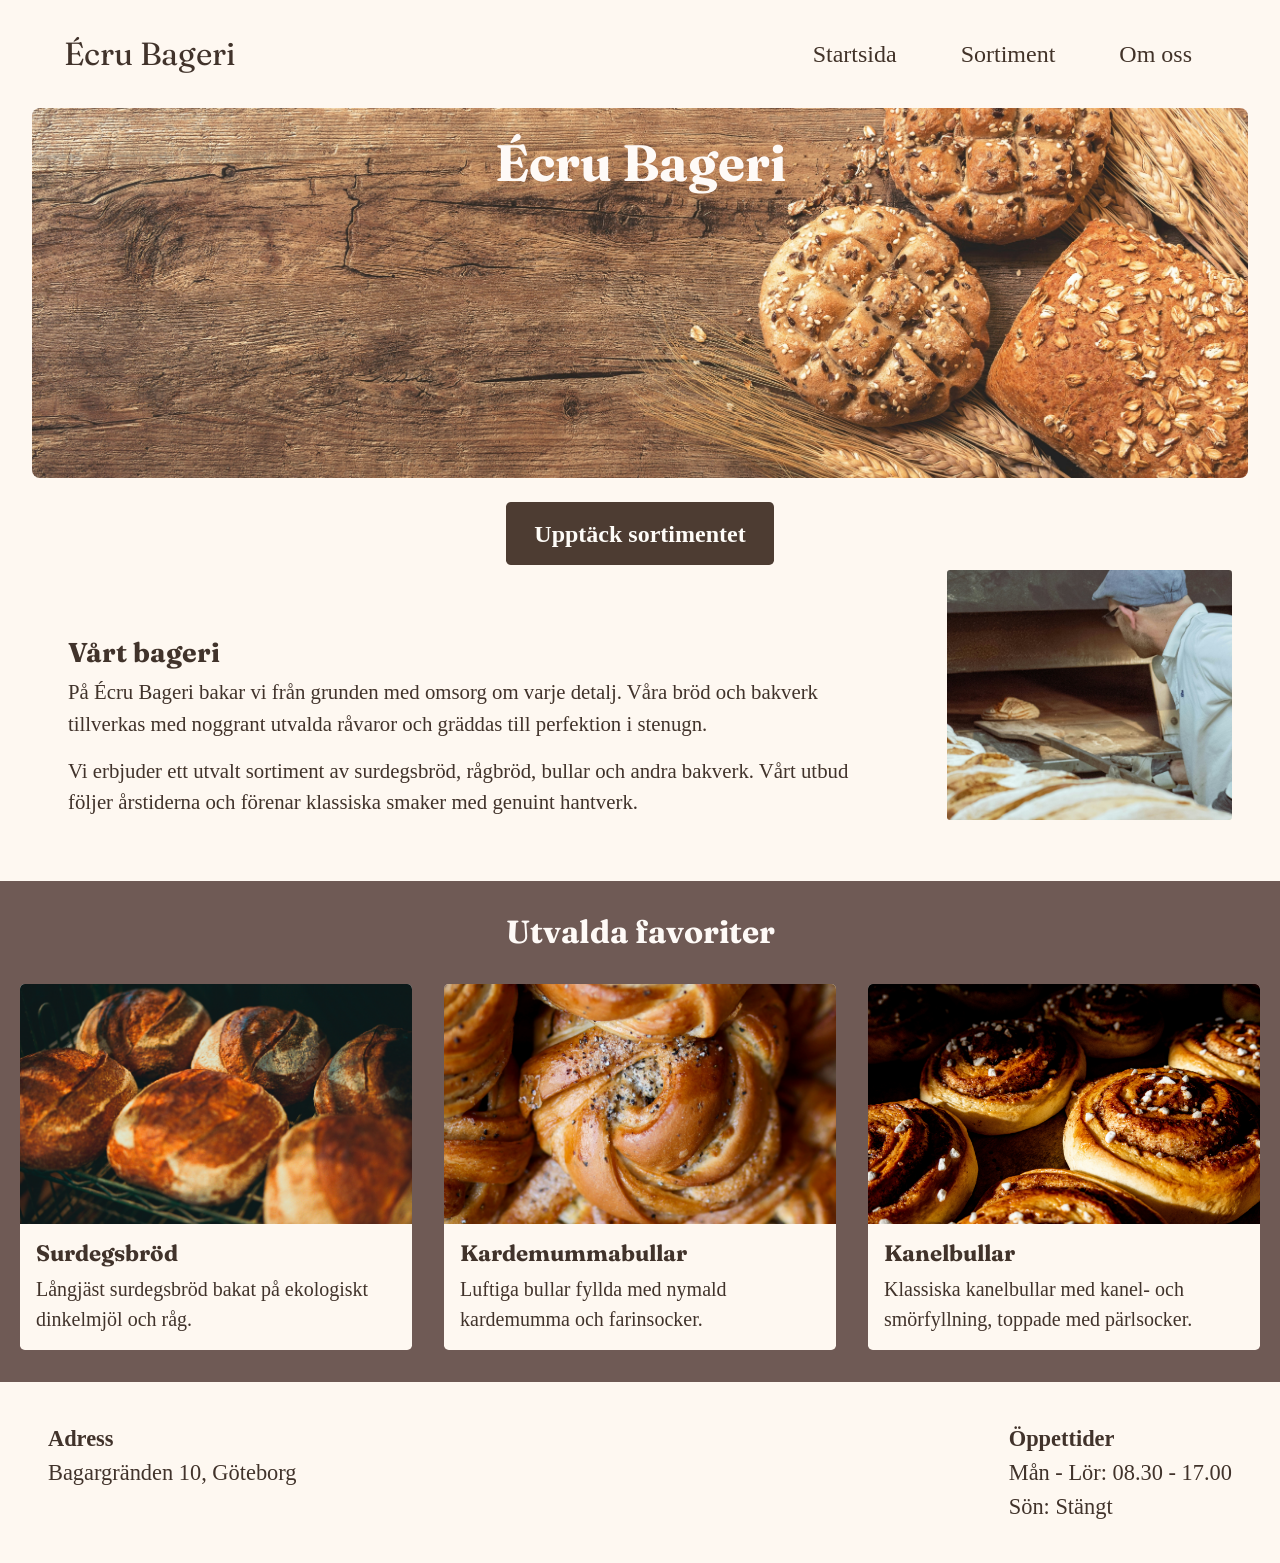
<file: index.html>
<!DOCTYPE html>
<html lang="sv">
<head>
    <meta charset="UTF-8">
    <meta name="viewport" content="width=device-width, initial-scale=1.0">
    <title>Écru Bageri | Startsida</title>
    <link rel="stylesheet" href="css/style.css">
    <link rel="stylesheet" href="https://fonts.googleapis.com/css2?family=Fraunces:wght@400;700&display=swap">
    <script src="js/main.js" defer></script>
</head>
<body>
    <header>
        <a href="index.html" class="logo">Écru Bageri</a>

        <button class="hamburger-menu"
            type="button"
            aria-label="Meny"
            aria-expanded="false">
            <span></span>
            <span></span>
            <span></span>
        </button>

        <nav class="site-nav">
            <ul>
                <li><a href="index.html">Startsida</a></li>
                <li><a href="sortiment.html">Sortiment</a></li>
                <li><a href="om-oss.html">Om oss</a></li>
            </ul>
        </nav>
    </header>

    <main> 

    <section class="hero">
        <div class="hero-image">
        <img src="images/bageri_bild.jpg" alt="Bakverk upplagda på ett bord">
            <h1>Écru Bageri</h1>
        </div>
        
            <a href="sortiment.html" class="hero-button">Upptäck sortimentet</a>
    </section>

    <section class="intro-section">
    <div class="intro-text">
        <h2>Vårt bageri</h2>
        <p>
            På Écru Bageri bakar vi från grunden med omsorg om varje detalj. Våra bröd och bakverk tillverkas med noggrant utvalda råvaror och gräddas till perfektion i stenugn.
            
        </p>
        <p>
            Vi erbjuder ett utvalt sortiment av surdegsbröd, rågbröd, bullar och andra bakverk. Vårt utbud följer årstiderna och förenar klassiska smaker med genuint hantverk.
        </p>
    </div>

    <div class="intro-image">
        <img src="images/bagare.jpg"
             alt="Bagare som knådar deg på ett bakbord">
    </div>
    </section>

    <section class="selected-products">
    <h2>Utvalda favoriter</h2>
    
    <div class="selected-product-card">
        <img src="images/surdegsbröd.jpg" alt="Surdegsbröd">
        <h3>Surdegsbröd</h3>
        <p>Långjäst surdegsbröd bakat på ekologiskt dinkelmjöl och råg.</p>
    </div>

    <div class="selected-product-card">
        <img src="images/kardemummabullar.jpg" alt="Nybakade kardemummabullar">
        <h3>Kardemummabullar</h3>
        <p>Luftiga bullar fyllda med nymald kardemumma och farinsocker.</p>
    </div>

    <div class="selected-product-card">
        <img src="images/kanelbullar.jpg" alt="Nybakade kanelbullar">
        <h3>Kanelbullar</h3>
        <p>Klassiska kanelbullar med kanel- och smörfyllning, toppade med pärlsocker.</p>
    </div>
    </section>

    </main>

    <footer class="site-footer">
        <div class="footer-left">
            <p>
            <strong>Adress</strong><br>
            Bagargränden 10, Göteborg
            </p>
        </div>

        <div class="footer-right">
            <p>
            <strong>Öppettider</strong><br>
            Mån - Lör: 08.30 - 17.00<br>
            Sön: Stängt
        </p>
        </div>
    </footer>

</body>
</html>
</file>
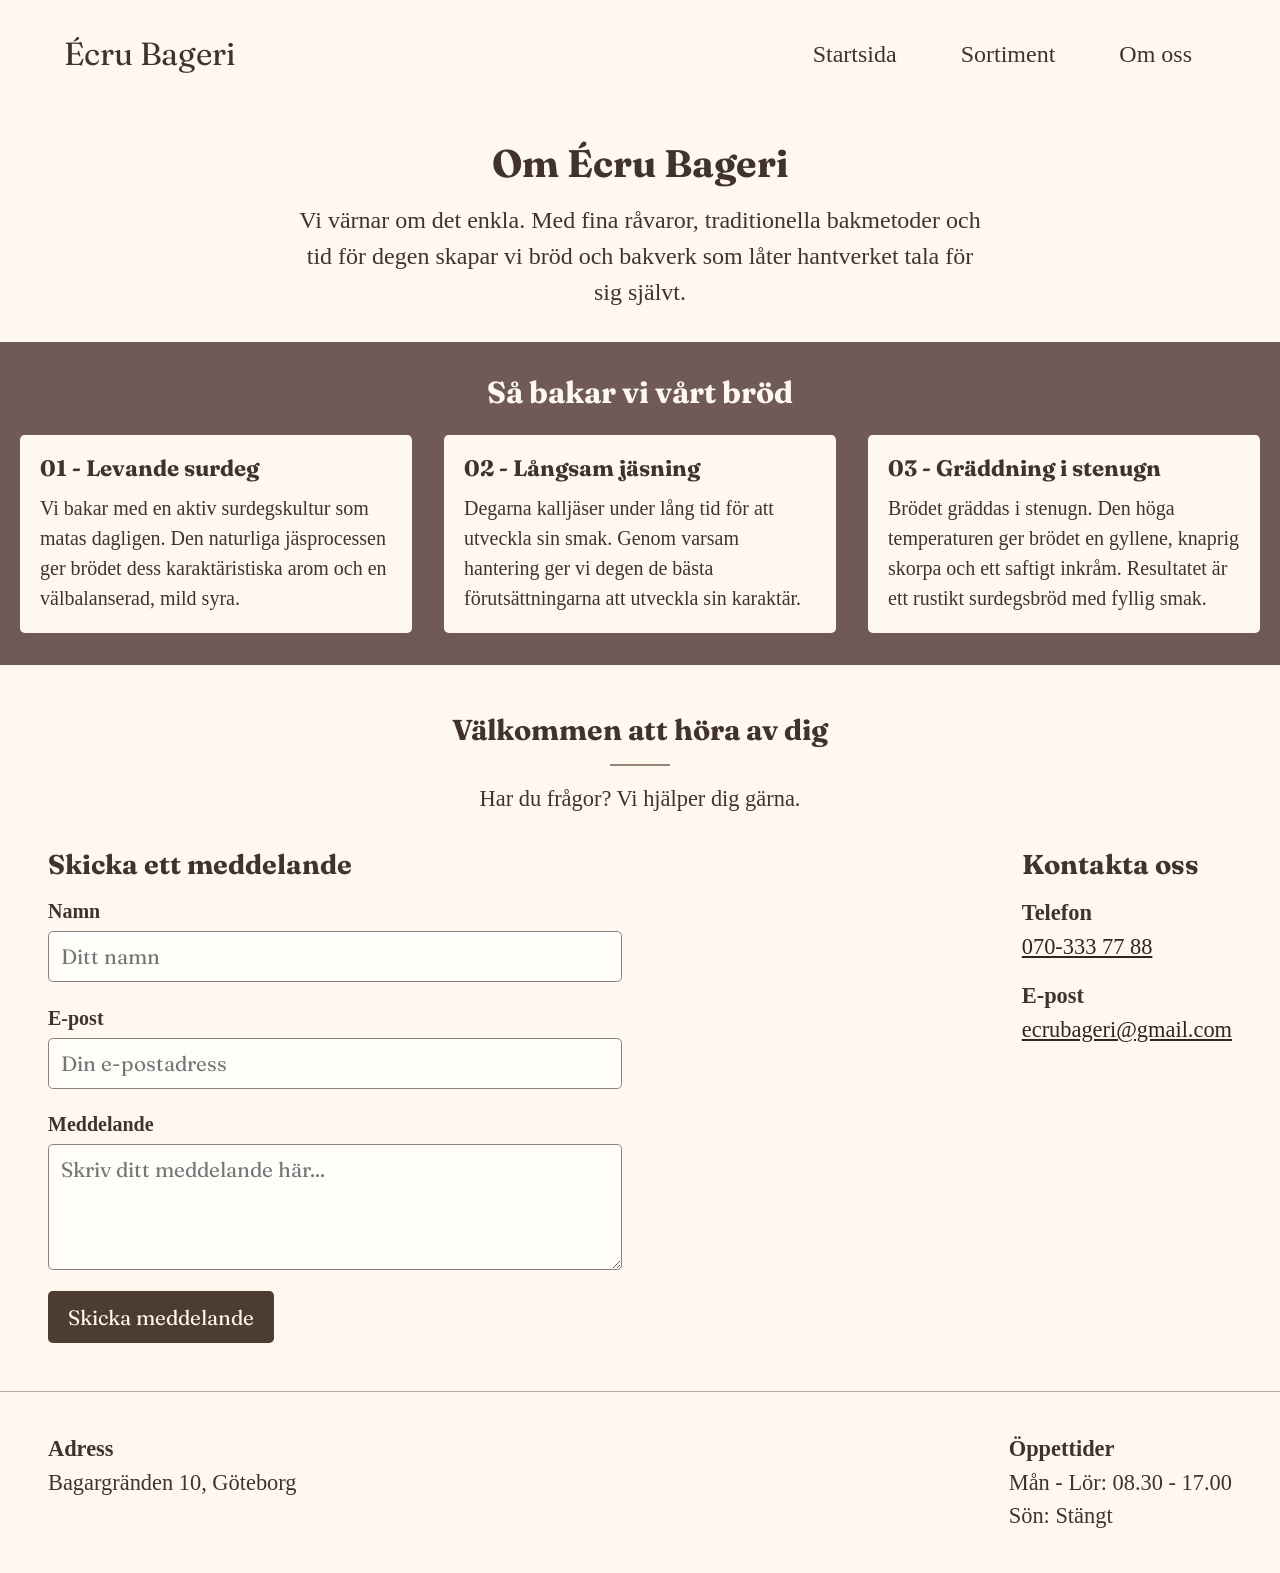
<file: om-oss.html>
<!DOCTYPE html>
<html lang="sv">
<head>
    <meta charset="UTF-8">
    <meta name="viewport" content="width=device-width, initial-scale=1.0">
    <title>Écru Bageri | Om oss</title>
    <link rel="stylesheet" href="css/style.css">
    <link rel="stylesheet" href="https://fonts.googleapis.com/css2?family=Fraunces:wght@400;700&display=swap">
    <script src="js/main.js" defer></script>
</head>
<body>
    <header>
        <a href="index.html" class="logo">Écru Bageri</a>

        <button class="hamburger-menu"
            type="button"
            aria-label="Menyn"
            aria-expanded="false">
            <span></span>
            <span></span>
            <span></span>
        </button>

        <nav class="site-nav">
            <ul>
                <li><a href="index.html">Startsida</a></li>
                <li><a href="sortiment.html">Sortiment</a></li>
                <li><a href="om-oss.html">Om oss</a></li>
            </ul>
        </nav>
    </header>

    <main> 

        <section class="about-intro">
            <h1>Om Écru Bageri</h1>
            <p>Vi värnar om det enkla. Med fina råvaror, traditionella bakmetoder och tid för degen skapar vi bröd och bakverk som låter hantverket tala för sig självt.</p>
        </section>

        <section class="baking-process">
        <h2>Så bakar vi vårt bröd</h2>
        
        <div class="process-cards">
        <div class="process-card">
            <h3>01 - Levande surdeg</h3>
            <p>Vi bakar med en aktiv surdegskultur som matas dagligen. Den naturliga jäsprocessen ger brödet dess karaktäristiska arom och en välbalanserad, mild syra.</p>
        </div>
        <div class="process-card">
            <h3>02 - Långsam jäsning</h3>
            <p>Degarna kalljäser under lång tid för att utveckla sin smak. Genom varsam hantering ger vi degen de bästa förutsättningarna att utveckla sin karaktär.</p>
        </div>
        <div class="process-card">
            <h3>03 - Gräddning i stenugn</h3>
            <p>Brödet gräddas i stenugn. Den höga temperaturen ger brödet en gyllene, knaprig skorpa och ett saftigt inkråm. Resultatet är ett rustikt surdegsbröd med fyllig smak.</p>
        </div>
    </div>
        </section>

        <section class="contact-section">

    <div class="contact-heading">
        <h2>Välkommen att höra av dig</h2>
        <div class="h2-line"></div>
        <p>Har du frågor? Vi hjälper dig gärna.</p>
    </div>

        <div class="contact-layout">

            <div class="contact-form-layout">
            <h2>Skicka ett meddelande</h2>

        <form method="POST" novalidate>
            <div class="contact-form">
                <label for="name">Namn</label>
                <input type="text" id="name" name="name" placeholder="Ditt namn" required>
                <p class="error-message" id="name-error"></p>
            </div>

            <div class="contact-form">
                <label for="email">E-post</label>
                <input type="email" id="email" name="email" placeholder="Din e-postadress" required>
                <p class="error-message" id="email-error"></p>
            </div>

            <div class="contact-form">
                <label for="message">Meddelande</label>
                <textarea id="message" name="message" rows="4" placeholder="Skriv ditt meddelande här..." required></textarea>
                <p class="error-message" id="message-error"></p>
            </div>

            <button type="submit" class="about-button">Skicka meddelande</button>
        </form>
    </div>

    <div class="contact-info">
        <h2>Kontakta oss</h2>
        <p>
            <strong>Telefon</strong><br>
           <a href="tel:0703337788">070-333 77 88</a> 
        </p>

        <p>
            <strong>E-post</strong><br>
            <a href="mailto:ecrubageri@gmail.com">ecrubageri@gmail.com</a>
        </p>
    </div>
</div>

</section>

    </main>

    <footer class="site-footer">
        <div class="footer-left">
            <p>
            <strong>Adress</strong><br>
            Bagargränden 10, Göteborg
            </p>
        </div>

        <div class="footer-right">
            <p>
            <strong>Öppettider</strong><br>
            Mån - Lör: 08.30 - 17.00<br>
            Sön: Stängt
        </p>
        </div>

    </footer>

</body>
</html>
</file>
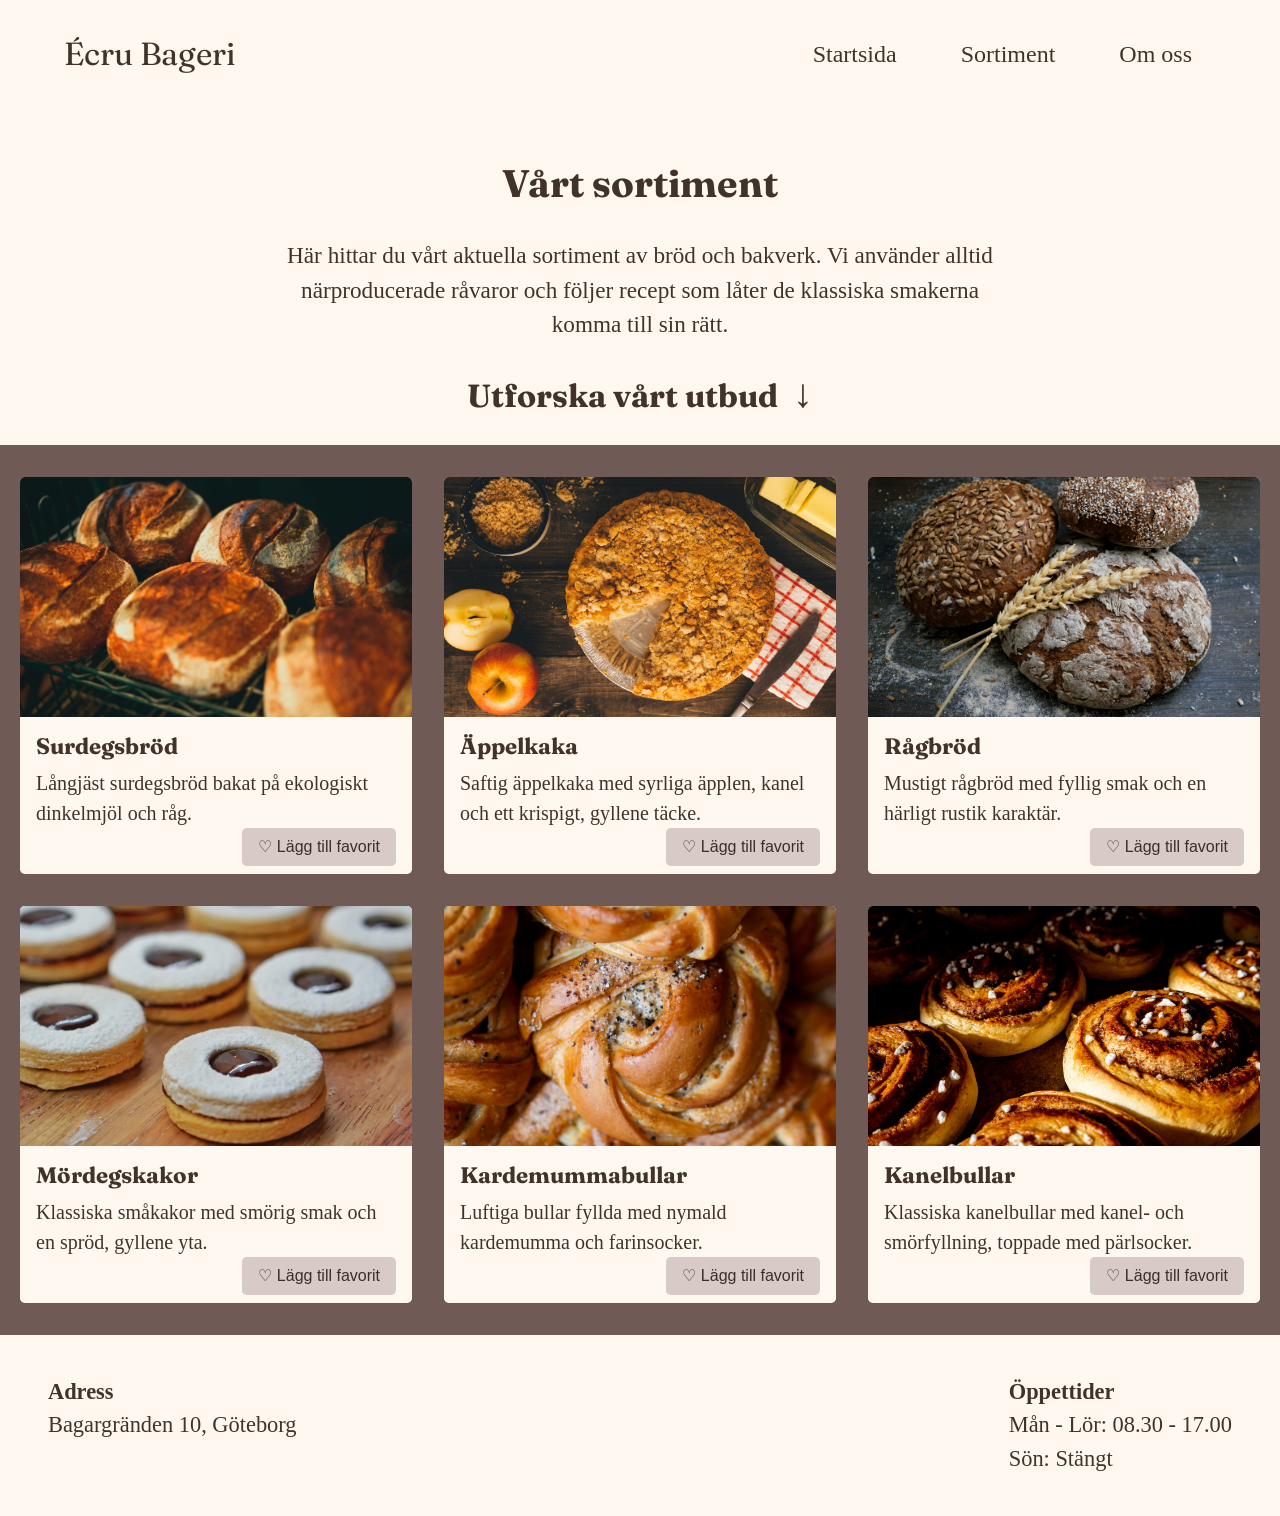
<file: sortiment.html>
<!DOCTYPE html>
<html lang="sv">
<head>
    <meta charset="UTF-8">
    <meta name="viewport" content="width=device-width, initial-scale=1.0">
    <title>Écru Bageri | Sortiment</title>
    <link rel="stylesheet" href="css/style.css">
    <link rel="stylesheet" href="https://fonts.googleapis.com/css2?family=Fraunces:wght@400;700&display=swap">
    <script src="js/main.js" defer></script>
</head>
<body>
    <header>
        <a href="index.html" class="logo">Écru Bageri</a>

        <button class="hamburger-menu"
            type="button"
            aria-label="Menyn"
            aria-expanded="false">
            <span></span>
            <span></span>
            <span></span>
        </button>

        <nav class="site-nav">
            <ul>
                <li><a href="index.html">Startsida</a></li>
                <li><a href="sortiment.html">Sortiment</a></li>
                <li><a href="om-oss.html">Om oss</a></li>
            </ul>
        </nav>
    </header>

    <main> 
        <section class="sortiment-intro">
            <h1>Vårt sortiment</h1>
            <p>Här hittar du vårt aktuella sortiment av bröd och bakverk. Vi använder alltid närproducerade råvaror och följer recept som låter de klassiska smakerna komma till sin rätt.</p>
            <h2>Utforska vårt utbud <span class="down-arrow">↓</span></h2>
        </section>

        <section class="product-cards">
            <div class="product-card">
                <img src="images/surdegsbröd.jpg" alt="Surdegsbröd">
                <h3>Surdegsbröd</h3>
                <p>Långjäst surdegsbröd bakat på ekologiskt dinkelmjöl och råg.</p>

                    <button
        class="favorite-button"
        type="button"
        data-product="Surdegsbröd">
        ♡ Lägg till favorit
    </button>
            </div>

            <div class="product-card">
                <img src="images/äppelkaka.jpg" alt="Äppelkaka">
                <h3>Äppelkaka</h3>
                <p>Saftig äppelkaka med syrliga äpplen, kanel och ett krispigt, gyllene täcke.</p>
                    <button
                class="favorite-button"
                type="button"
                data-product="Äppelkaka">
                ♡ Lägg till favorit
                    </button>
            
            </div>

            <div class="product-card">
                <img src="images/rågbröd.jpg" alt="Rågbröd">
                <h3>Rågbröd</h3>
                <p>Mustigt rågbröd med fyllig smak och en härligt rustik karaktär.</p>
                    <button
                class="favorite-button"
                type="button"
                data-product="Rågbröd">
                ♡ Lägg till favorit
                    </button>
            </div>

            <div class="product-card">
                <img src="images/mördegskaka.jpg" alt="Mördegskakor">
                <h3>Mördegskakor</h3>
                <p>Klassiska småkakor med smörig smak och en spröd, gyllene yta.</p>

                    <button
                class="favorite-button"
                type="button"
                data-product="Mördegskakor">
                ♡ Lägg till favorit
                    </button>
            </div>

            <div class="product-card">
                <img src="images/kardemummabullar.jpg" alt="Kardemummabullar">
                <h3>Kardemummabullar</h3>
                <p>Luftiga bullar fyllda med nymald kardemumma och farinsocker.</p>

                    <button
                class="favorite-button"
                type="button"
                data-product="Kardemummabullar">
                ♡ Lägg till favorit
                    </button>
            </div>

            <div class="product-card">
                <img src="images/kanelbullar.jpg" alt="Kanelbullar">
                <h3>Kanelbullar</h3>
                <p>Klassiska kanelbullar med kanel- och smörfyllning, toppade med pärlsocker.</p>

                    <button
                class="favorite-button"
                type="button"
                data-product="Kanelbullar">
                ♡ Lägg till favorit
                    </button>
            </div>
        </section>
    </main>

    <footer class="site-footer">
        <div class="footer-left">
            <p>
            <strong>Adress</strong><br>
            Bagargränden 10, Göteborg
            </p>
        </div>

        <div class="footer-right">
            <p>
            <strong>Öppettider</strong><br>
            Mån - Lör: 08.30 - 17.00<br>
            Sön: Stängt
        </p>
        </div>
    </footer>

</body>
</html>
</file>
<file: css/style.css>
/* 1. Styling – mindre skärmar */

/* Gemensam styling */

* {
    box-sizing: border-box;
}

body {
    margin: 0;
    background-color: hsl(35, 86%, 97%);
    color: lab(22.65% 5.35 7.64);
    font-family: georgia, "Times New Roman", serif;
    line-height: 1.5;
    font-size: 1.25rem;
}

h1,
h2,
h3 {
    font-family: "Fraunces", Georgia, "Times New Roman";
    line-height: 1.2;
}

h1 {
    font-size: 2rem;
}

h2 {
    font-size: 1.7rem;
}

h3 {
    font-size: 1.4rem;
}

.hamburger-menu {
    display: flex;
    flex-direction: column;
    gap: 5px;
    padding: 0.5rem;
    border: none;
    background: transparent;
    cursor: pointer;
}

.hamburger-menu span {
    display: block;
    width: 25px;
    height: 2px;
    background-color: #49382D;
}

.site-nav {
    display: none;
    width: 125%;
    margin-left: -1.25rem;
    margin-right: -1.25rem;
    background-color: lab(87.42% 2.91 3.79);
}

.site-nav.open {
    display: block;
}

.site-nav ul {
    margin: 0;
    padding: 0;
    list-style: none;
}

.site-nav a {
    display: block;
    text-align: center;
    padding: 0.75rem 1rem;
    color: hsl(23, 24%, 21%);
    text-decoration: none;
}

.site-nav li:not(:last-child) {
    border-bottom: 1px solid hwb(20 69% 27%);
}

header {
    display: flex;
    align-items: center;
    justify-content: space-between;
    flex-wrap: wrap;
    padding: 1rem 1.25rem;
}

.logo {
    font-family: "Fraunces", Georgia, serif;
    font-size: 1.5rem;
    text-decoration: none;
    color: inherit;
}

.site-footer {
    display: flex;
    flex-direction: column;
    gap: 1.5rem;
    padding: 2rem 1.5rem;
}

.site-footer p {
    margin: 0;
}

/* Startsida – hero-sektion */

.hero {
    display: flex;
    flex-direction: column;
    align-items: center;
}

.hero img {
    display: block;
    width: 100%;
    height: auto;
}

.hero-image {
    position: relative;
    width: 100%;
}

.hero-image h1 {
    position: absolute;
    top: 1.5rem;
    width: 100%;
    margin: 0;
    text-align: center;
    color: lab(98.57% 1.15 2.01);
}


.hero-button {
    margin-top: 1.5rem;
    padding: 0.85rem 1.75rem;
    background-color: hsl(22, 21%, 25%);
    color: lch(99.09% 2.27 82.23);
    font-size: 1.25rem;
    font-weight: 700;
    text-decoration: none;
    border-radius: 0.3rem;
}

.hero-button:hover {
    background-color: lch(15.88% 7.66 53.42);
}

/* Startsida – introduktionssektion */

.intro-section {
    display: flex;
    flex-direction: column;
    padding: 2rem 0;
}

.intro-text {
    padding: 0 1.25rem;
}

.intro-text h2 {
    margin-bottom: 0.5rem;
}

.intro-text p {
    margin-top: 0;
    margin-bottom: 1rem;
}

.intro-image img {
    display: block;
    width: 100%;
    height: auto;
}

/* Startsida – utvalda produkter */

.selected-products {
    display: flex;
    flex-direction: column;
    row-gap: 2rem;
    padding: 2rem 1.25rem;
    background-color: #6f5a55;
}

.selected-products h2 {
    text-align: center;
    margin-bottom: 0;
    margin-top: 0;
    color: lch(98.57% 2.32 60.31);
}

.selected-product-card {
    background-color: hsl(35, 86%, 97%);
    border-radius: 0.3rem;
}

.selected-product-card img {
    display: block;
    width: 100%;
    height: 240px;
    object-fit: cover;
    border-radius: 0.3rem 0.3rem 0 0;
}

.selected-product-card h3,
.selected-product-card p {
    margin: 0;
    padding: 0 1rem;
}

.selected-product-card h3 {
    padding-top: 1rem;
}

.selected-product-card p {
    padding-top: 0.5rem;
    padding-bottom: 1rem;
}

/* Sortiment – introduktion */
.sortiment-intro {
    padding: 1.25rem;
}

.sortiment-intro h1, 
.sortiment-intro p {
    text-align: center;
}

.sortiment-intro h2 {
    text-align: center;
    margin-bottom: 0.5rem;
}

.down-arrow {
    margin-left: 0.1rem;
    font-size: 2rem;
    font-weight: 600;
}

/* Sortiment – produktkort */

.product-cards {
    display: flex;
    flex-direction: column;
    row-gap: 2rem;
    padding: 2rem 1.25rem;
    background-color: #6f5a55;
}

.product-card {
    background-color: hsl(35, 86%, 97%);
    border-radius: 0.3rem;
}

.product-card img {
    display: block;
    width: 100%;
    height: 240px;
    object-fit: cover;
    border-radius: 0.3rem 0.3rem 0 0;
}

.product-card h3,
.product-card p {
    margin: 0;
    padding: 0 1rem;
}

.product-card h3 {
    padding-top: 1rem;
}

.product-card p {
    padding-top: 0.5rem;
    padding-bottom: 1rem;
}

.favorite-button {
    display: block;
    margin-left: auto;
    margin-right: 1rem;
    margin-bottom: 0.5rem;
    font-size:1rem;
    background-color: lab(82.42% 4.54 3.86);
    color: lch(20.52% 7.79 35.82); 
    border: none;
    padding: 0.6rem 1rem;
    border-radius: 0.3rem;
}

.favorite-button:hover {
    background-color: oklch(78.565% 0.01397 28.564);
    color: black;
}

/* Om oss – introduktion */

.about-intro {
    padding: 2rem 1.25rem;
    text-align: center;
}

.about-intro h1 {
    margin-top: 0;
    margin-bottom: 1rem;
    font-size:2rem;
}

.about-intro p {
    margin: 0;
}

/* Om oss – bakningsprocess */

.baking-process {
    display: flex;
    flex-direction: column;
    gap: 1.5rem;
    padding: 2rem 1.25rem;
    background-color: #6f5a55;
}

.baking-process h2 {
    margin: 0;
    text-align: center;
    color: hsl(35, 86%, 97%);
}

.process-cards {
    display: flex;
    flex-direction: column;
    gap: 1.5rem;
}

.process-card {
    padding: 1.25rem;
    background-color: hsl(35, 86%, 97%);
    border-radius: 0.3rem;
}

.process-card h3 {
    margin-top: 0;
    margin-bottom: 0.75rem;
}

.process-card p {
    margin: 0;
}

/* Om oss – kontakt */

.contact-section {
    padding: 2rem 1.25rem;
    border-bottom: 1px solid hsl(20, 13%, 69%);
}

.contact-layout {
    display: flex;
    flex-direction: column;
    gap: 2rem;
}

.contact-form-layout h2,
.contact-info h2 {
    margin-top: 0;
    margin-bottom: 1rem;
}

.contact-form {
    display: flex;
    flex-direction: column;
    margin-bottom: 1rem;
    gap: 0.3rem;
}

.error-message {
    font-size: 1.2rem;
    margin: 0;
}

.contact-form input,
.contact-form textarea {
    width: 100%;
    padding: 0.75rem;
    border: 1px solid hsl(26, 8%, 51%);
    border-radius: 0.3rem;
    background-color: hsl(40, 100%, 99%);
}

.contact-form label {
    font-weight: 600;
}

.about-button {
    padding: 0.85rem 1.25rem;
    border: none;
    border-radius: 0.3rem;
    background-color: hsl(22, 21%, 25%);
    color: hsl(35, 86%, 97%);
    cursor: pointer;
}

.contact-form input,
.contact-form textarea,
.about-button {
    font-family: "Fraunces", Georgia, "Times New Roman", serif;
    font-size: 1.3rem;
}

.about-button:hover {
    background-color: oklab(28.463% 0.01412 0.01563);
}

.contact-info p {
    margin: 0 0 1rem;
}

.contact-info a {
    color: lch(15.88% 7.66 53.42);
}

.contact-heading {
    text-align: center;
    margin-bottom: 2rem;
}

.contact-heading h2 {
    margin-top: 0;
    margin-bottom: 0.5rem;
    font-size: 1.8rem;
}

.h2-line {
    width: 60px;
    height: 2px;
    background-color: hwb(25 45% 40%);
    margin: 1rem auto;
}

.contact-heading p {
    margin: 0 auto;
    max-width: 600px;
    font-size: 1.4rem;
}

/* 2. Styling - Större skärmar */

@media (min-width: 768px) {
    
/* Gemensam header */
    header {
        padding: 1.5rem 3rem;
        flex-wrap: nowrap;
}

    .logo {
        font-size: 2rem;
        margin-left: 1rem;
}

    .hamburger-menu {
        display: none;
}

    
    .site-nav {
    display: flex;
    flex-basis: auto;
    gap: 1.5rem;
    margin-right: 1.5rem;
    background-color: hsl(35, 86%, 97%);
    width: auto;
}

    .site-nav ul {
    display: flex;
    gap: 2rem;
    margin: 0;
    padding: 0;
    list-style: none;
}

    .site-nav a {
    color: hsl(23, 24%, 21%);
    text-decoration: none;
    font-size: 1.5rem;
}

    .site-nav li:not(:last-child) {
    border-bottom: none;
}

/* Gemensam footer */
    .site-footer {
    flex-direction: row;
    justify-content: space-between;
    padding: 2.5rem 3rem;
    gap: 3rem;
    font-size: 1.4rem;
}

/* Startsida - Hero-sektion */
.hero-image img {
    width: 100%;
    height: 370px;
    object-fit: cover;
    border-radius: 0.5rem;
}

.hero-image {
    width: 95%;
    margin: 0 auto;
}

.hero-image h1 {
    font-size: 3.2rem;
}

.hero-button {
    font-size: 1.5rem;
}

/* Startsida - Introsektionen */
.intro-section {
    flex-direction: row;
    align-items: center;
    gap: 3rem;
    padding: 3rem;
}
.intro-text h2 {
    margin-bottom: 0.5rem;
}

.intro-text p {
    font-size: 1.3rem;
}

.intro-image img {
    width: 100%;
    height: 250px;
    object-fit: cover;
    margin-top: -3.5rem;
    border-radius: 0.2rem;
}

/* Startsida - Utvalda produkter */
.selected-products {
    display: grid;
    grid-template-columns: repeat(3, 1fr);
    gap: 2rem;
}

.selected-products h2 {
    grid-column: 1 / -1;
    font-size: 2rem;
    margin-top: 0;
}


/* Sortiment - Introsektion */
.sortiment-intro h1 {
    font-size: 2.4rem;
}

.sortiment-intro p {
    max-width: 750px;
    margin-left: auto;
    margin-right: auto;
    font-size: 1.45rem;
}

.sortiment-intro h2 {
    font-size: 2rem;
}

.down-arrow {
    font-size: 2.5rem;
    margin-left: 0.5rem;
    font-weight: 400;
}

/* Sortiment - Produktkort */
.product-cards {
    display: grid;
    grid-template-columns: repeat(3, 1fr);
    gap: 2rem;
}

.product-card p {
    padding-bottom: 0rem;
}

/* Om oss - Intro */
.about-intro h1 {
    font-size: 2.4rem;
}

.about-intro p {
    max-width: 700px;
    margin:auto;
    font-size: 1.5rem;
}

/* Om oss - Bakprocess */
.process-cards {
    display: grid;
    grid-template-columns: repeat(3, 1fr);
    gap: 2rem;
}

.baking-process h2 {
    font-size: 1.9rem;
}

/* Om oss - Kontakt */
.contact-section {
    padding: 3rem;
}

.contact-layout {
    display: grid;
    grid-template-columns: 1fr 1fr;
    gap: 2rem;
    max-width: 1200px;
    margin: 0 auto;
}

.contact-info {
    margin-left: 23rem;
}

.contact-info h2 {
    font-size: 1.7rem;
}

.contact-info p {
    font-size: 1.4rem;
}

}
</file>
